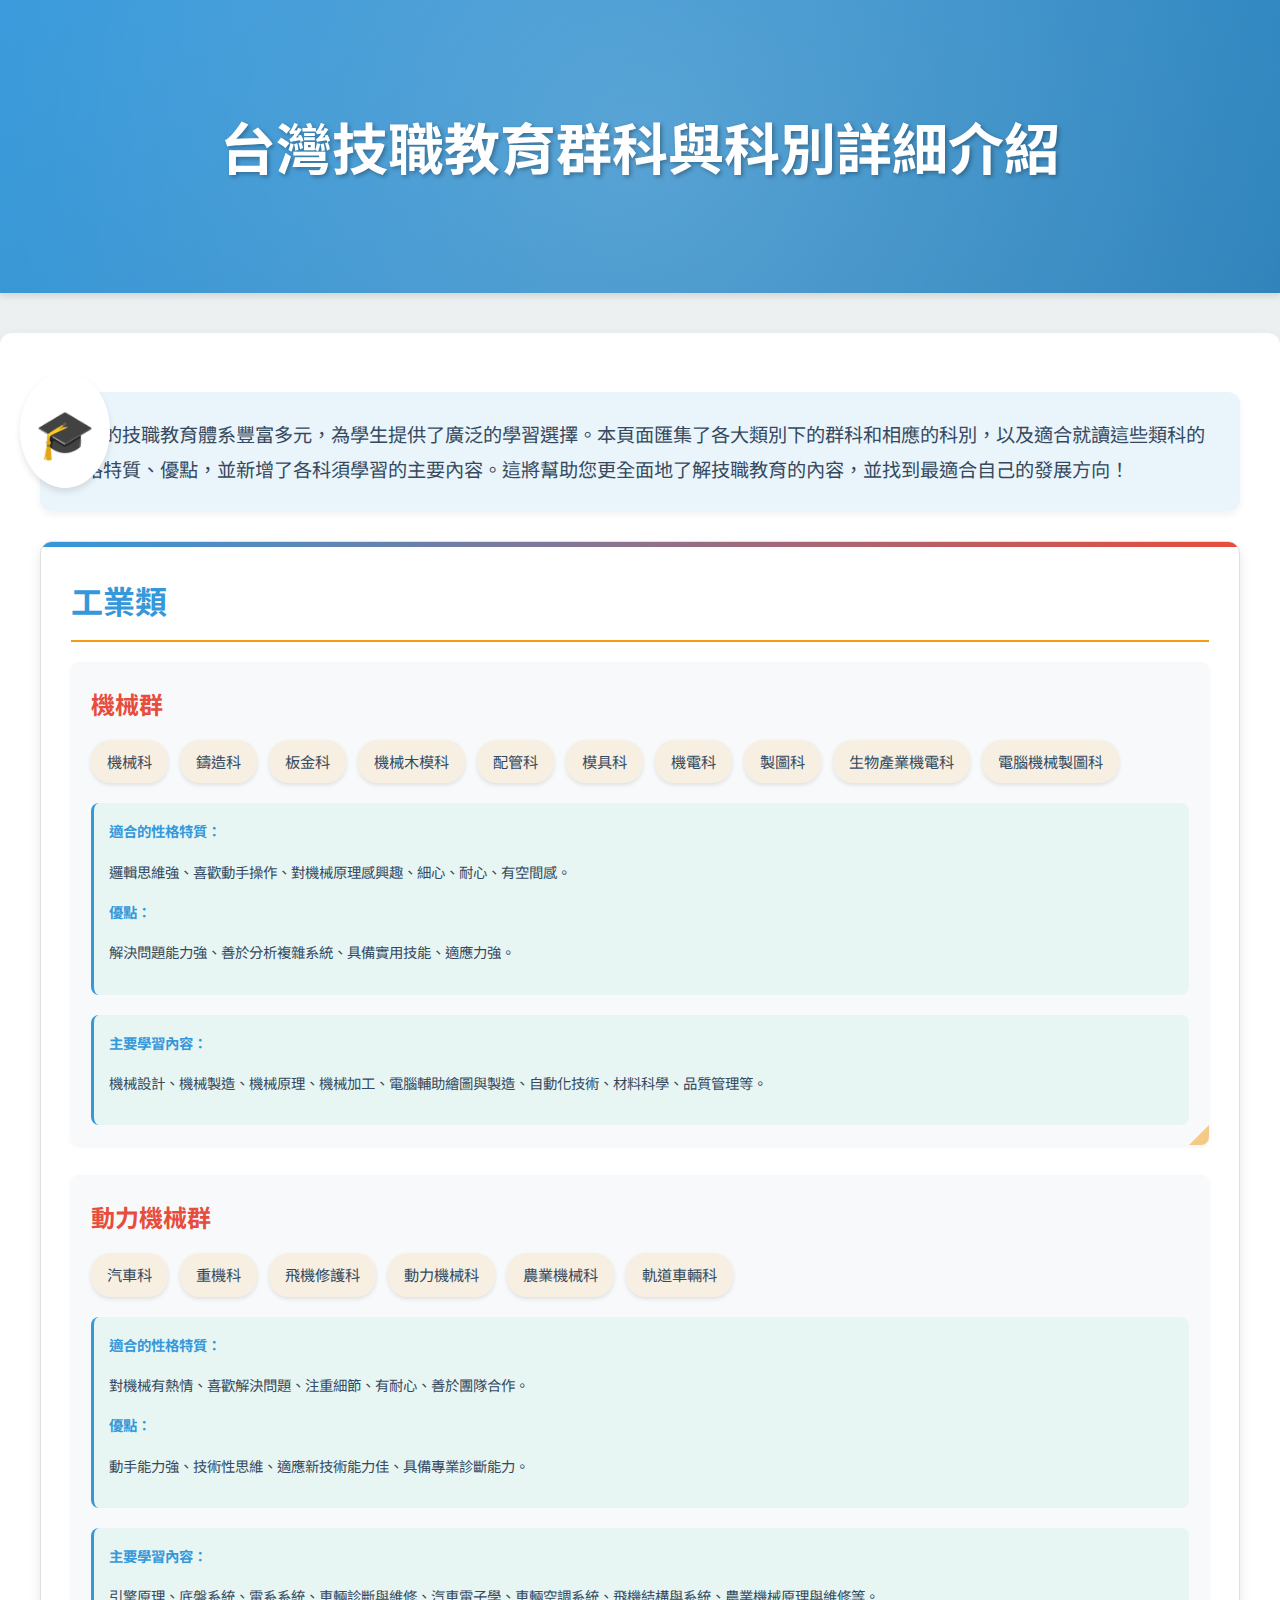
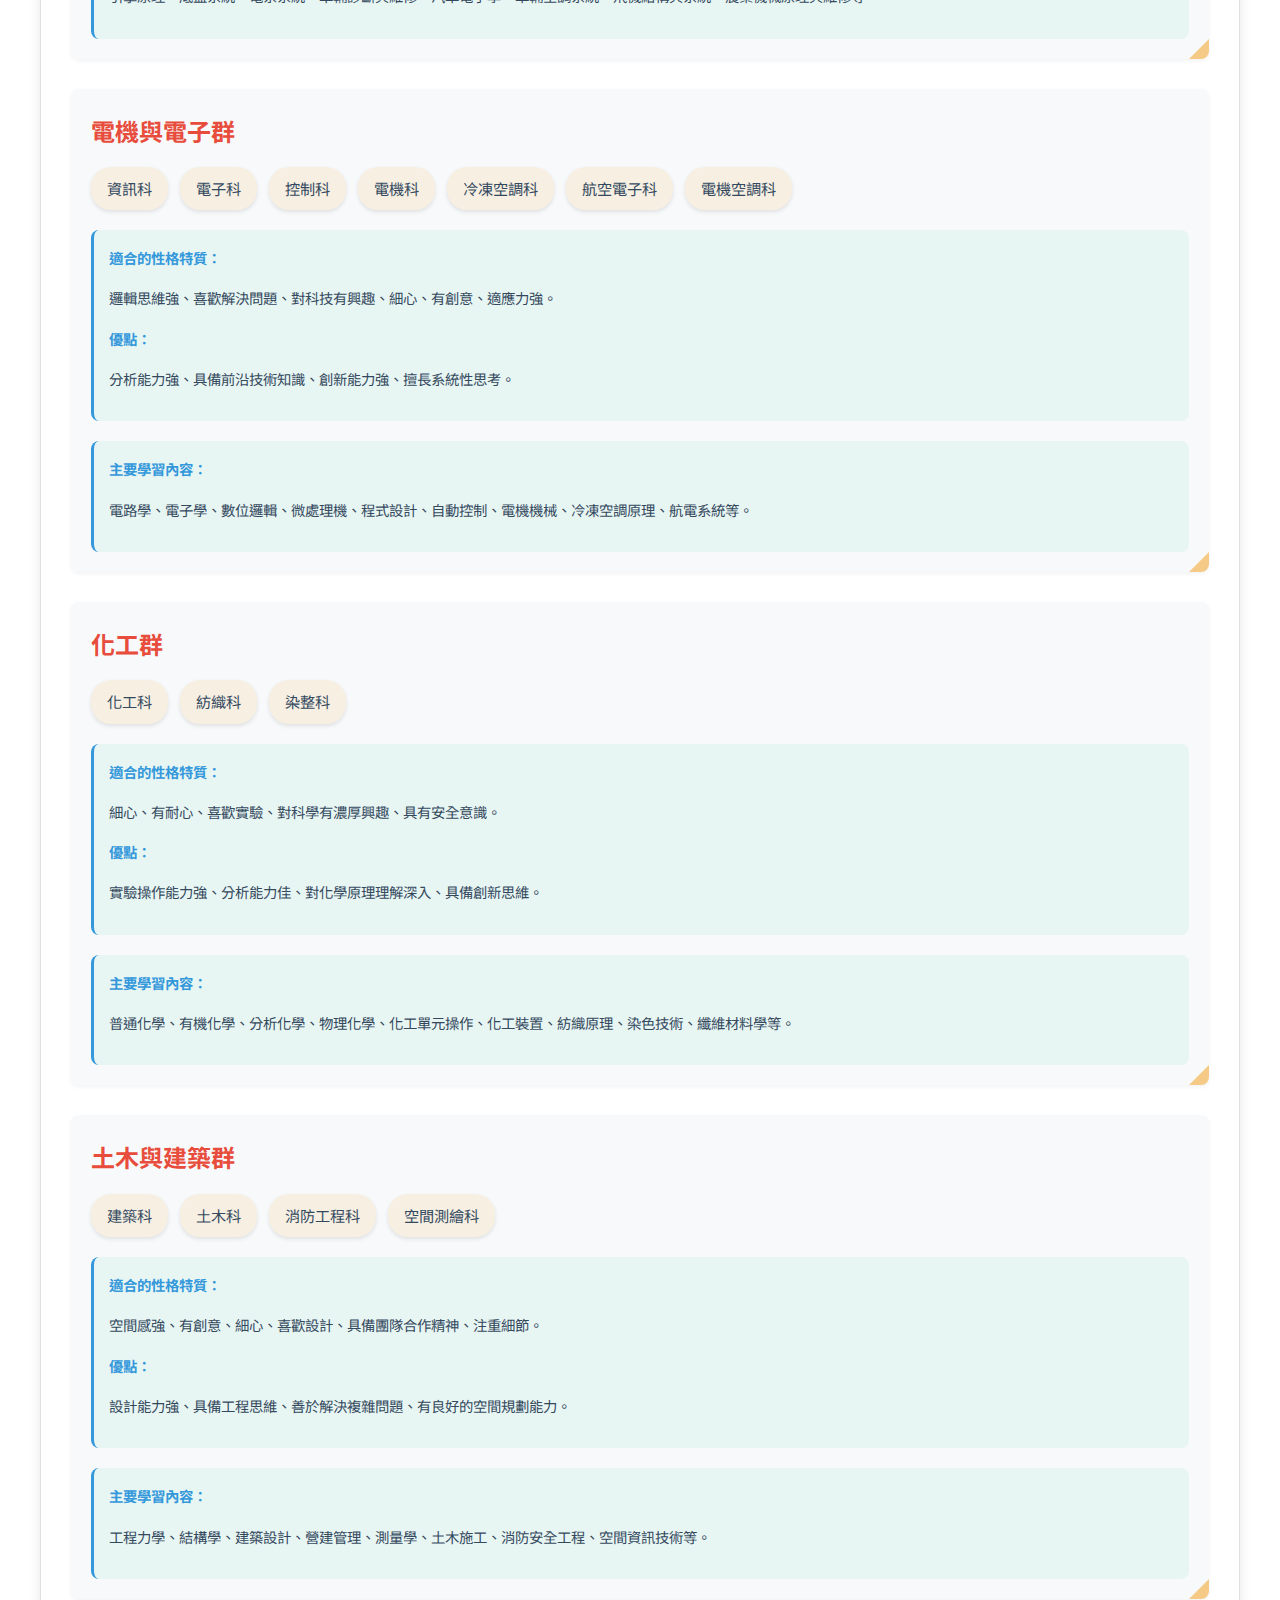
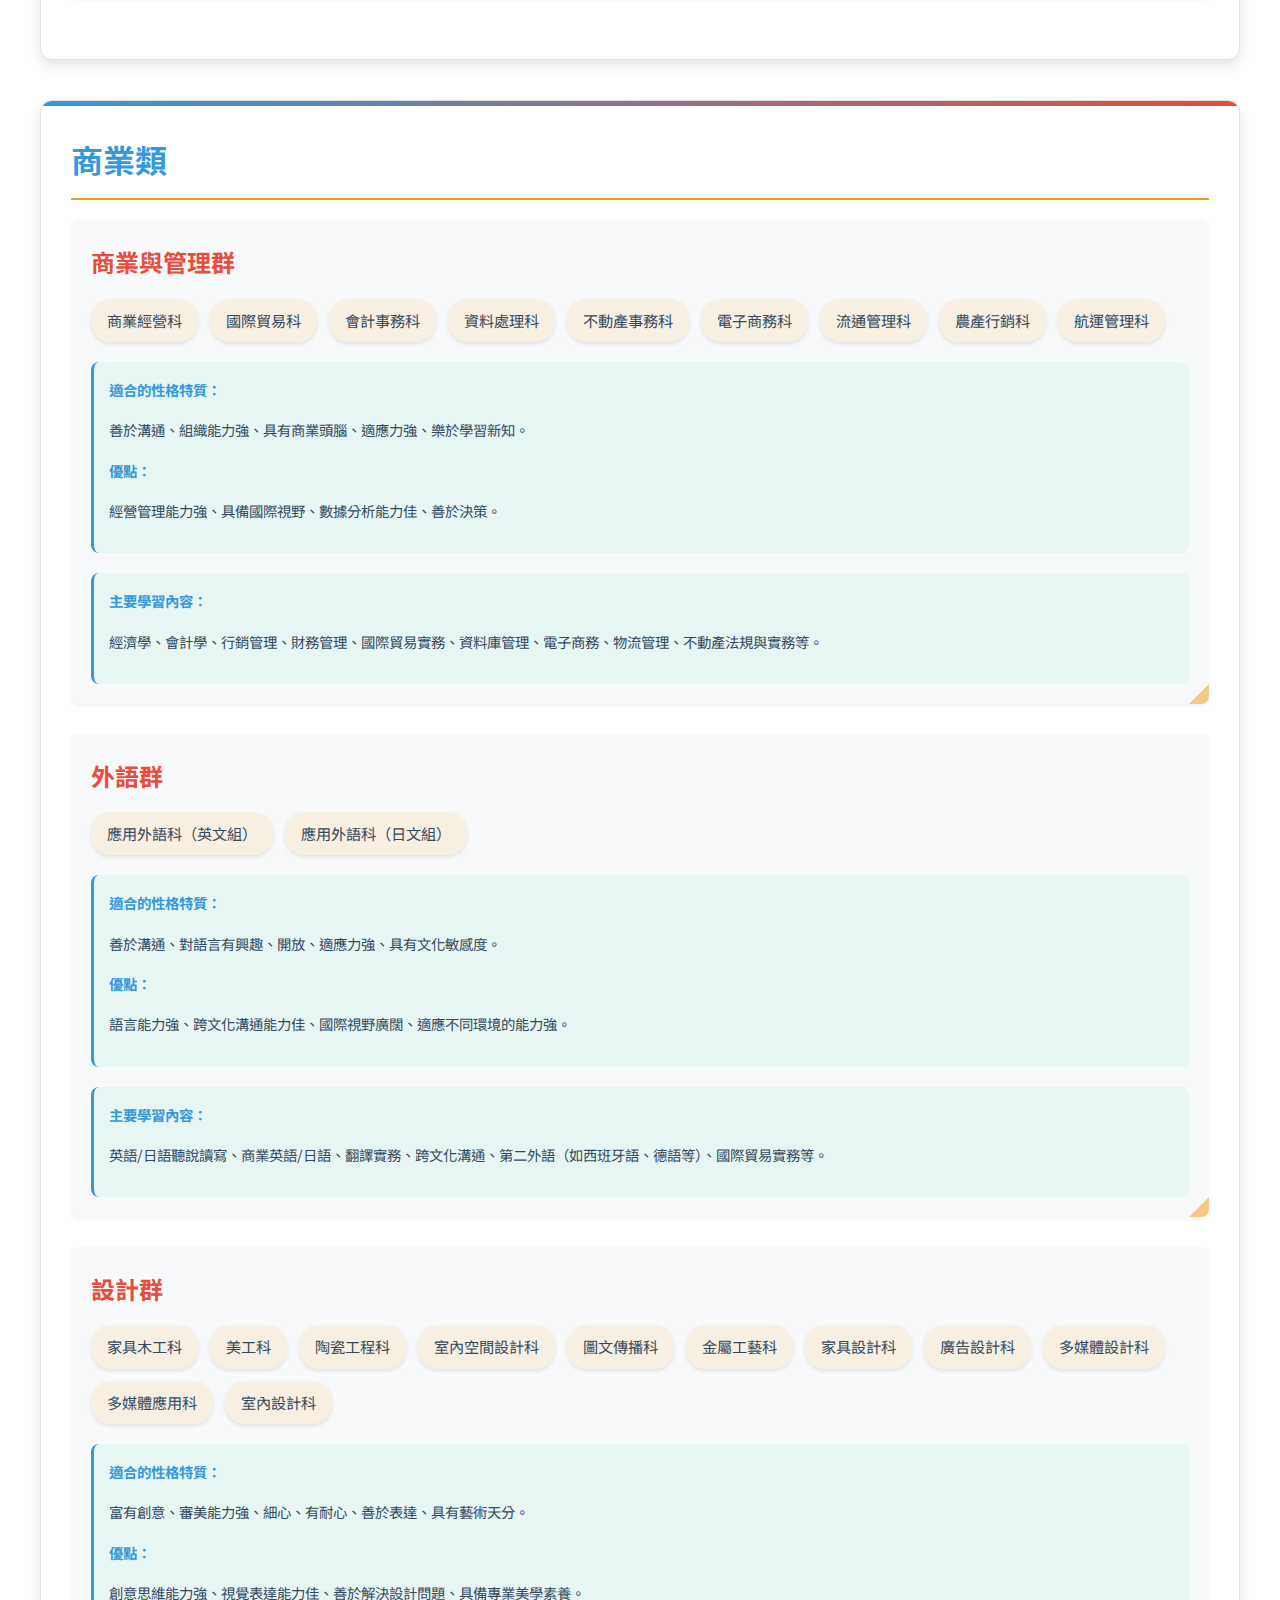
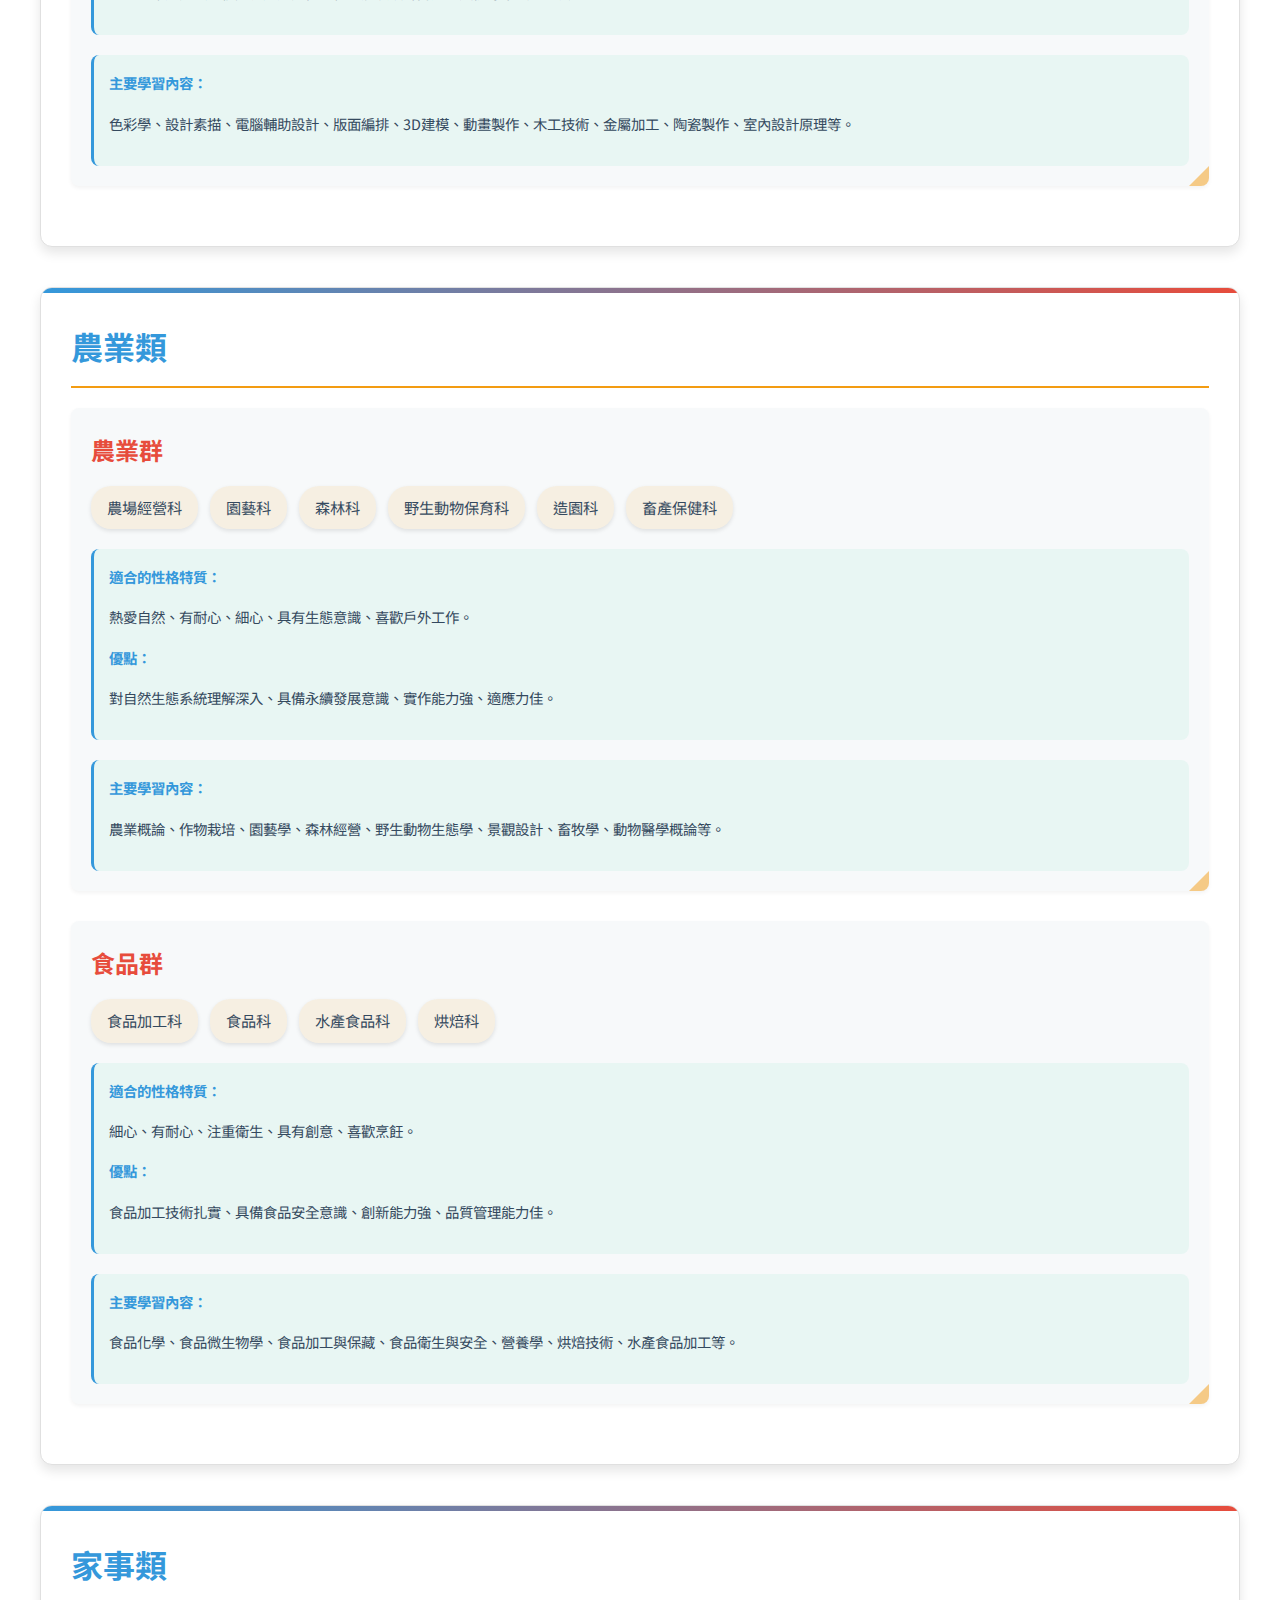
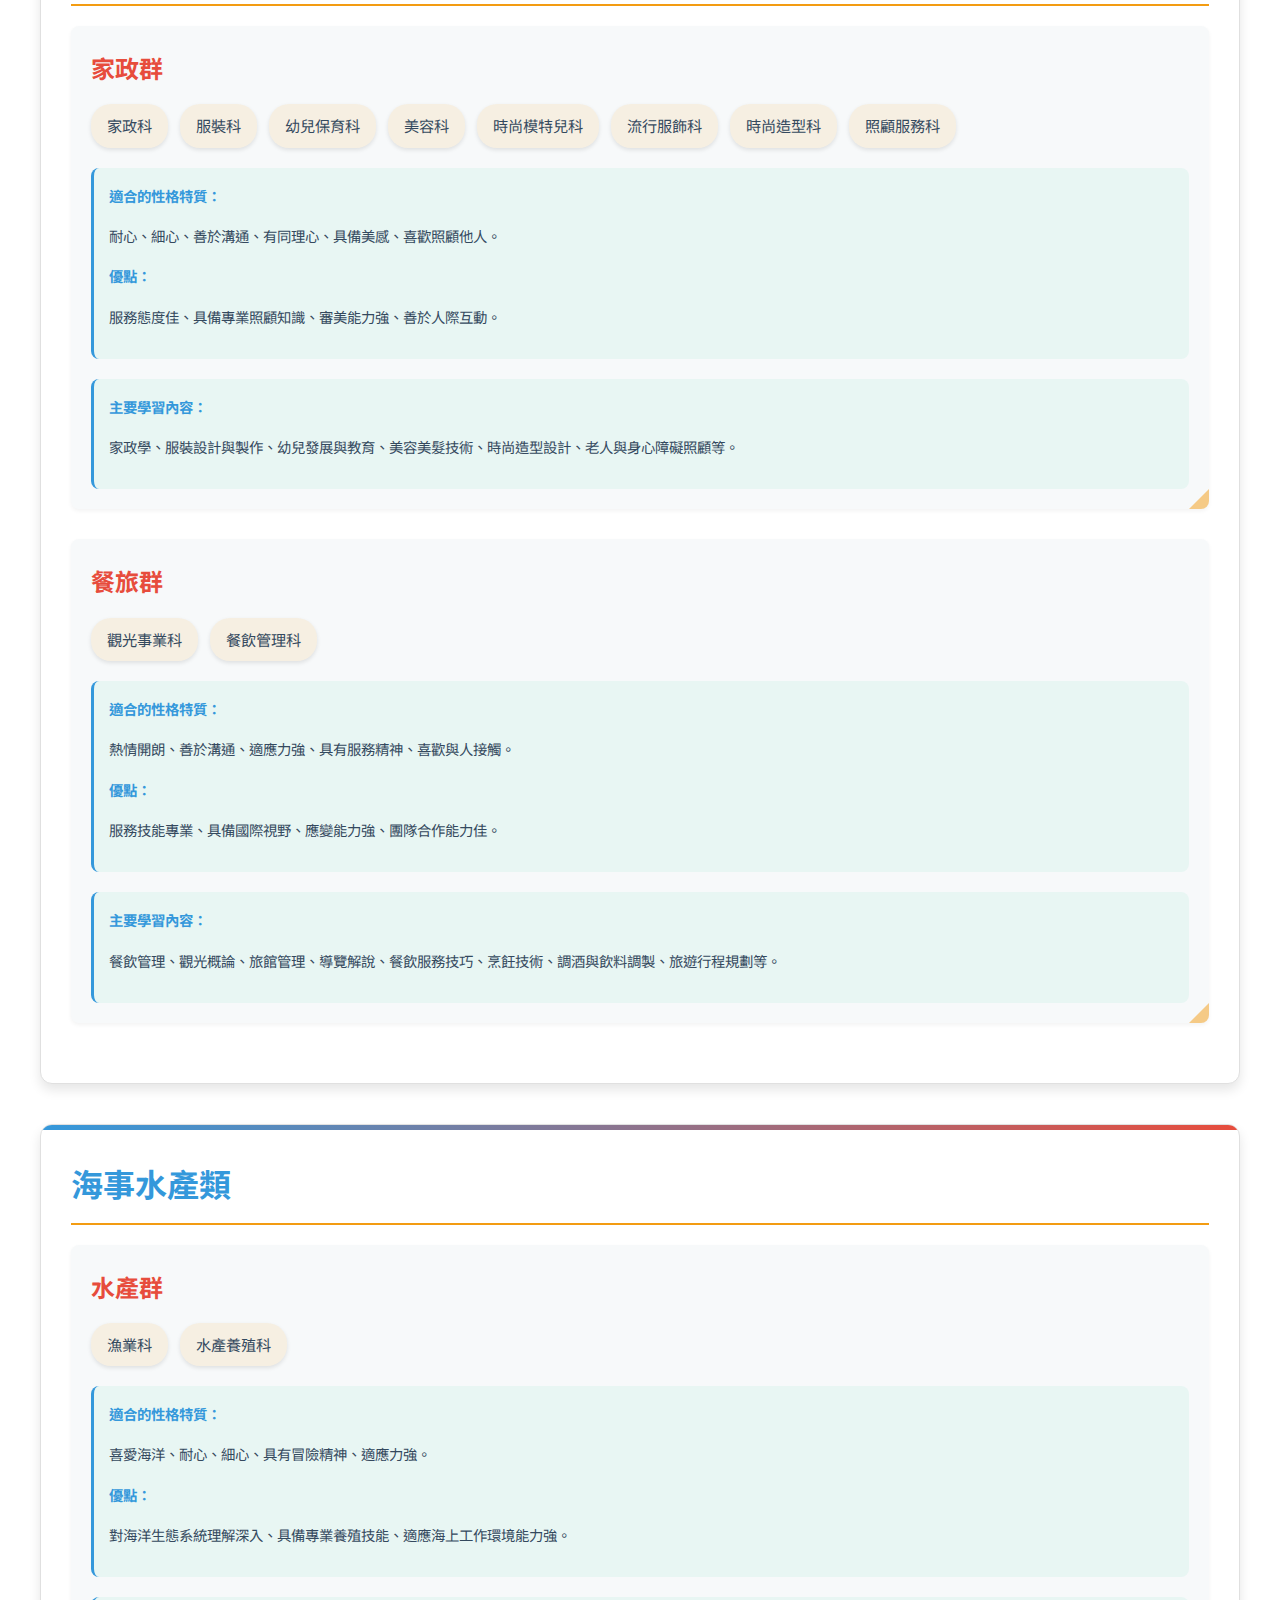
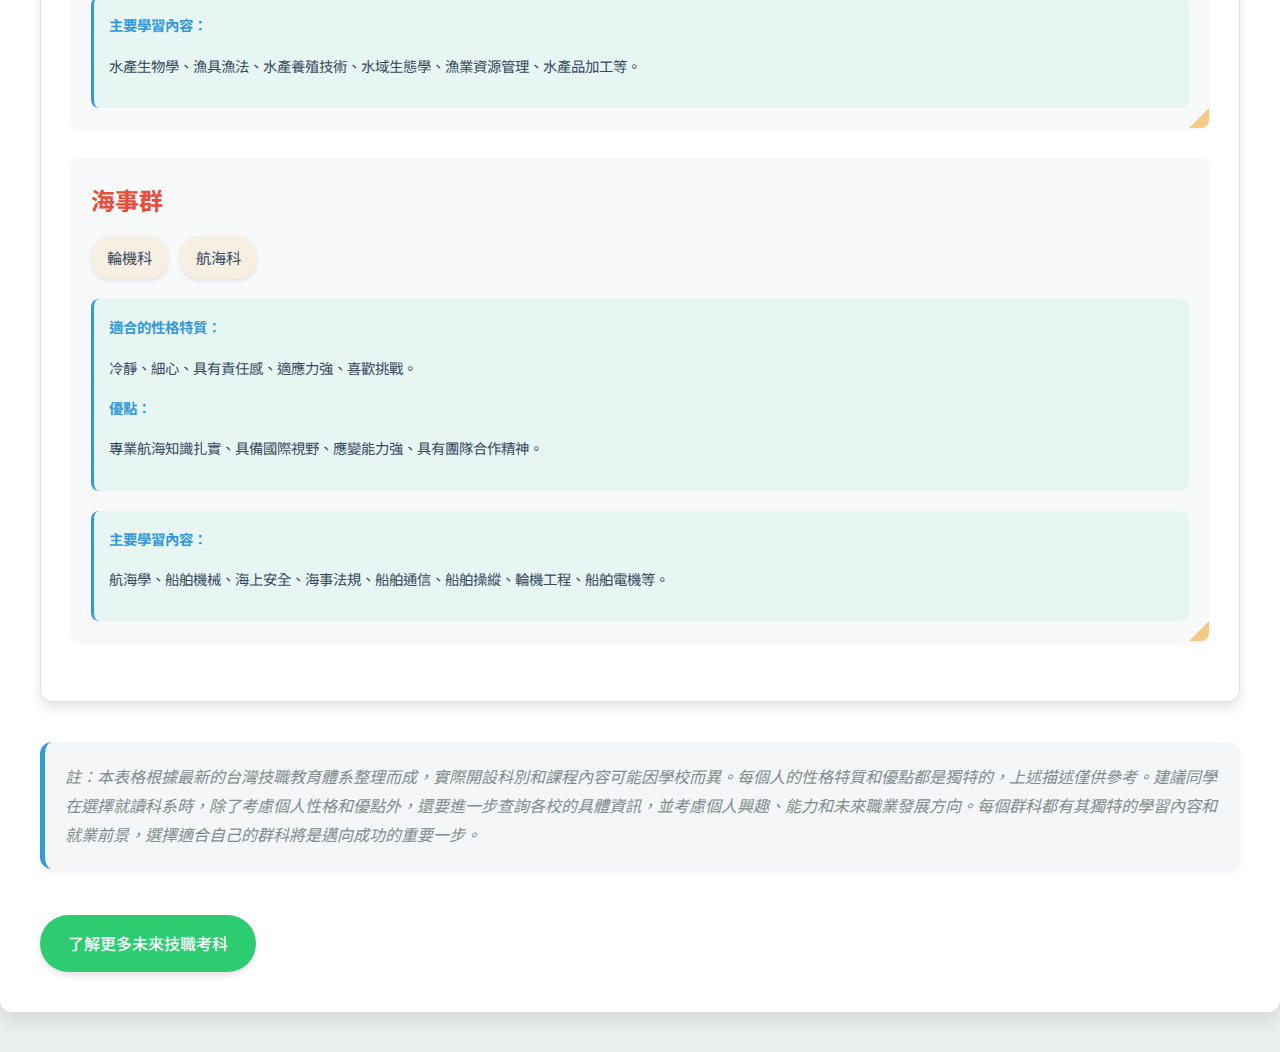
<file: characteristic.html>
<html><head><base href="https://vocational-studies.edu/"><title>台灣技職教育群科與科別詳細介紹</title><style>
  @import url('https://fonts.googleapis.com/css2?family=Noto+Sans+TC:wght@300;400;500;700&display=swap');
  
  :root {
    --primary-color: #3498db;
    --secondary-color: #e74c3c;
    --background-color: #ecf0f1;
    --text-color: #34495e;
    --card-bg-color: #ffffff;
    --accent-color: #f39c12;
    --success-color: #2ecc71;
  }
  
  body {
    font-family: 'Noto Sans TC', sans-serif;
    line-height: 1.8;
    margin: 0;
    padding: 0;
    background-color: var(--background-color);
    color: var(--text-color);
  }
  
  header {
    background: linear-gradient(135deg, var(--primary-color), #2980b9);
    color: white;
    text-align: center;
    padding: 6em 2em;
    box-shadow: 0 4px 6px rgba(0,0,0,0.1);
    position: relative;
    overflow: hidden;
  }
  
  header::before {
    content: '';
    position: absolute;
    top: -50%;
    left: -50%;
    width: 200%;
    height: 200%;
    background: radial-gradient(circle, rgba(255,255,255,0.2) 0%, transparent 60%);
    animation: pulse 15s infinite;
  }
  
  @keyframes pulse {
    0% {
      transform: scale(0.8);
      opacity: 0.5;
    }
    50% {
      transform: scale(1.2);
      opacity: 0.8;
    }
    100% {
      transform: scale(0.8);
      opacity: 0.5;
    }
  }
  
  h1, h2, h3, h4 {
    margin: 0;
    position: relative;
  }
  
  h1 {
    font-size: 3.5em;
    font-weight: 700;
    text-shadow: 2px 2px 4px rgba(0,0,0,0.3);
  }
  
  main {
    max-width: 1200px;
    margin: 40px auto;
    padding: 40px;
    background-color: var(--card-bg-color);
    border-radius: 12px;
    box-shadow: 0 10px 20px rgba(0,0,0,0.1);
  }
  
  .intro {
    font-size: 1.2em;
    margin-bottom: 30px;
    line-height: 1.8;
    padding: 25px;
    background-color: rgba(52, 152, 219, 0.1);
    border-radius: 12px;
    position: relative;
    box-shadow: 0 4px 6px rgba(0,0,0,0.05);
  }
  
  .intro::before {
    content: '🎓';
    font-size: 2.5em;
    position: absolute;
    top: -20px;
    left: -20px;
    background-color: var(--card-bg-color);
    border-radius: 50%;
    padding: 15px;
    box-shadow: 0 4px 6px rgba(0,0,0,0.1);
  }
  
  .category {
    margin-bottom: 40px;
    padding: 30px;
    background-color: #fff;
    border-radius: 12px;
    box-shadow: 0 6px 12px rgba(0,0,0,0.1);
    transition: all 0.3s ease;
    position: relative;
    overflow: hidden;
  }
  
  .category::before {
    content: '';
    position: absolute;
    top: 0;
    left: 0;
    width: 100%;
    height: 5px;
    background: linear-gradient(90deg, var(--primary-color), var(--secondary-color));
  }
  
  .category:hover {
    transform: translateY(-5px);
    box-shadow: 0 12px 24px rgba(0,0,0,0.15);
  }
  
  .category h2 {
    color: var(--primary-color);
    border-bottom: 2px solid var(--accent-color);
    padding-bottom: 10px;
    margin-bottom: 20px;
    font-size: 2em;
  }
  
  .group {
    margin-bottom: 30px;
    background-color: #f7f9fa;
    border-radius: 8px;
    padding: 20px;
    box-shadow: 0 2px 4px rgba(0,0,0,0.05);
    transition: all 0.3s ease;
  }
  
  .group:hover {
    background-color: #e8f4f8;
    box-shadow: 0 4px 8px rgba(0,0,0,0.1);
  }
  
  .group h3 {
    color: var(--secondary-color);
    margin-bottom: 15px;
    font-size: 1.5em;
  }
  
  .subjects {
    display: flex;
    flex-wrap: wrap;
    gap: 12px;
    margin-bottom: 15px;
  }
  
  .subject {
    background-color: rgba(243, 156, 18, 0.1);
    padding: 8px 16px;
    border-radius: 20px;
    font-size: 0.95em;
    transition: all 0.3s ease;
    box-shadow: 0 2px 4px rgba(0,0,0,0.1);
    cursor: pointer;
  }
  
  .subject:hover {
    background-color: var(--accent-color);
    transform: scale(1.05);
    box-shadow: 0 4px 8px rgba(0,0,0,0.15);
    color: #FFFFFF;
  }
  
  .personality, .learning-content {
    margin-top: 20px;
    padding: 15px;
    background-color: #e8f6f3;
    border-radius: 8px;
    font-size: 0.9em;
  }
  
  .personality h4, .learning-content h4 {
    color: var(--primary-color);
    margin-bottom: 10px;
  }
  
  .note {
    font-style: italic;
    color: #7f8c8d;
    margin-top: 30px;
    padding: 20px;
    background-color: #f4f6f7;
    border-radius: 12px;
    border-left: 5px solid var(--primary-color);
    box-shadow: 0 4px 6px rgba(0,0,0,0.05);
  }
  
  @media (max-width: 768px) {
    header {
      padding: 3em 1em;
    }
    
    h1 {
      font-size: 2.5em;
    }
    
    main {
      padding: 20px;
    }
    
    .category {
      padding: 20px;
    }
    
    .subjects {
      flex-direction: column;
    }
  }
  
  .btn {
    display: inline-block;
    padding: 14px 28px;
    background-color: var(--success-color);
    color: #FFFFFF;
    text-decoration: none;
    border-radius: 30px;
    font-weight: 500;
    transition: all 0.3s ease;
    margin-top: 30px;
    box-shadow: 0 4px 6px rgba(0,0,0,0.1);
    text-align: center;
  }
  
  .btn:hover {
    background-color: #27ae60;
    transform: translateY(-3px);
    box-shadow: 0 6px 12px rgba(0,0,0,0.15);
  }
  
  /* 新增的美化樣式 */
  body {
    background-image: url('https://example.com/subtle-patterns.png');
    background-repeat: repeat;
  }
  
  .category {
    border: 1px solid #e0e0e0;
  }
  
  .group {
    position: relative;
    overflow: hidden;
  }
  
  .group::after {
    content: '';
    position: absolute;
    bottom: 0;
    right: 0;
    width: 0;
    height: 0;
    border-style: solid;
    border-width: 0 0 20px 20px;
    border-color: transparent transparent var(--accent-color) transparent;
    opacity: 0.5;
  }
  
  .personality, .learning-content {
    border-left: 3px solid var(--primary-color);
  }
  
  .subject {
    position: relative;
    overflow: hidden;
  }
  
  .subject::after {
    content: '';
    position: absolute;
    top: -50%;
    left: -50%;
    width: 200%;
    height: 200%;
    background: radial-gradient(circle, rgba(255,255,255,0.3) 0%, transparent 70%);
    opacity: 0;
    transition: opacity 0.3s ease;
  }
  
  .subject:hover::after {
    opacity: 1;
  }
  
  .btn {
    position: relative;
    overflow: hidden;
  }
  
  .btn::after {
    content: '→';
    position: absolute;
    top: 50%;
    right: 20px;
    transform: translateY(-50%);
    opacity: 0;
    transition: all 0.3s ease;
  }
  
  .btn:hover::after {
    right: 15px;
    opacity: 1;
  }
  
  </style></head><body>
    <header>
      <h1>台灣技職教育群科與科別詳細介紹</h1>
    </header>
    <main>
      <p class="intro">台灣的技職教育體系豐富多元，為學生提供了廣泛的學習選擇。本頁面匯集了各大類別下的群科和相應的科別，以及適合就讀這些類科的性格特質、優點，並新增了各科須學習的主要內容。這將幫助您更全面地了解技職教育的內容，並找到最適合自己的發展方向！</p>
  
      <div class="category">
        <h2>工業類</h2>
        
        <div class="group">
          <h3>機械群</h3>
          <div class="subjects">
            <span class="subject">機械科</span>
            <span class="subject">鑄造科</span>
            <span class="subject">板金科</span>
            <span class="subject">機械木模科</span>
            <span class="subject">配管科</span>
            <span class="subject">模具科</span>
            <span class="subject">機電科</span>
            <span class="subject">製圖科</span>
            <span class="subject">生物產業機電科</span>
            <span class="subject">電腦機械製圖科</span>
          </div>
          <div class="personality">
            <h4>適合的性格特質：</h4>
            <p>邏輯思維強、喜歡動手操作、對機械原理感興趣、細心、耐心、有空間感。</p>
            <h4>優點：</h4>
            <p>解決問題能力強、善於分析複雜系統、具備實用技能、適應力強。</p>
          </div>
          <div class="learning-content">
            <h4>主要學習內容：</h4>
            <p>機械設計、機械製造、機械原理、機械加工、電腦輔助繪圖與製造、自動化技術、材料科學、品質管理等。</p>
          </div>
        </div>
        
        <div class="group">
          <h3>動力機械群</h3>
          <div class="subjects">
            <span class="subject">汽車科</span>
            <span class="subject">重機科</span>
            <span class="subject">飛機修護科</span>
            <span class="subject">動力機械科</span>
            <span class="subject">農業機械科</span>
            <span class="subject">軌道車輛科</span>
          </div>
          <div class="personality">
            <h4>適合的性格特質：</h4>
            <p>對機械有熱情、喜歡解決問題、注重細節、有耐心、善於團隊合作。</p>
            <h4>優點：</h4>
            <p>動手能力強、技術性思維、適應新技術能力佳、具備專業診斷能力。</p>
          </div>
          <div class="learning-content">
            <h4>主要學習內容：</h4>
            <p>引擎原理、底盤系統、電系系統、車輛診斷與維修、汽車電子學、車輛空調系統、飛機結構與系統、農業機械原理與維修等。</p>
          </div>
        </div>
        
        <div class="group">
          <h3>電機與電子群</h3>
          <div class="subjects">
            <span class="subject">資訊科</span>
            <span class="subject">電子科</span>
            <span class="subject">控制科</span>
            <span class="subject">電機科</span>
            <span class="subject">冷凍空調科</span>
            <span class="subject">航空電子科</span>
            <span class="subject">電機空調科</span>
          </div>
          <div class="personality">
            <h4>適合的性格特質：</h4>
            <p>邏輯思維強、喜歡解決問題、對科技有興趣、細心、有創意、適應力強。</p>
            <h4>優點：</h4>
            <p>分析能力強、具備前沿技術知識、創新能力強、擅長系統性思考。</p>
          </div>
          <div class="learning-content">
            <h4>主要學習內容：</h4>
            <p>電路學、電子學、數位邏輯、微處理機、程式設計、自動控制、電機機械、冷凍空調原理、航電系統等。</p>
          </div>
        </div>
        
        <div class="group">
          <h3>化工群</h3>
          <div class="subjects">
            <span class="subject">化工科</span>
            <span class="subject">紡織科</span>
            <span class="subject">染整科</span>
          </div>
          <div class="personality">
            <h4>適合的性格特質：</h4>
            <p>細心、有耐心、喜歡實驗、對科學有濃厚興趣、具有安全意識。</p>
            <h4>優點：</h4>
            <p>實驗操作能力強、分析能力佳、對化學原理理解深入、具備創新思維。</p>
          </div>
          <div class="learning-content">
            <h4>主要學習內容：</h4>
            <p>普通化學、有機化學、分析化學、物理化學、化工單元操作、化工裝置、紡織原理、染色技術、纖維材料學等。</p>
          </div>
        </div>
        
        <div class="group">
          <h3>土木與建築群</h3>
          <div class="subjects">
            <span class="subject">建築科</span>
            <span class="subject">土木科</span>
            <span class="subject">消防工程科</span>
            <span class="subject">空間測繪科</span>
          </div>
          <div class="personality">
            <h4>適合的性格特質：</h4>
            <p>空間感強、有創意、細心、喜歡設計、具備團隊合作精神、注重細節。</p>
            <h4>優點：</h4>
            <p>設計能力強、具備工程思維、善於解決複雜問題、有良好的空間規劃能力。</p>
          </div>
          <div class="learning-content">
            <h4>主要學習內容：</h4>
            <p>工程力學、結構學、建築設計、營建管理、測量學、土木施工、消防安全工程、空間資訊技術等。</p>
          </div>
        </div>
      </div>
  
      <div class="category">
        <h2>商業類</h2>
        
        <div class="group">
          <h3>商業與管理群</h3>
          <div class="subjects">
            <span class="subject">商業經營科</span>
            <span class="subject">國際貿易科</span>
            <span class="subject">會計事務科</span>
            <span class="subject">資料處理科</span>
            <span class="subject">不動產事務科</span>
            <span class="subject">電子商務科</span>
            <span class="subject">流通管理科</span>
            <span class="subject">農產行銷科</span>
            <span class="subject">航運管理科</span>
          </div>
          <div class="personality">
            <h4>適合的性格特質：</h4>
            <p>善於溝通、組織能力強、具有商業頭腦、適應力強、樂於學習新知。</p>
            <h4>優點：</h4>
            <p>經營管理能力強、具備國際視野、數據分析能力佳、善於決策。</p>
          </div>
          <div class="learning-content">
            <h4>主要學習內容：</h4>
            <p>經濟學、會計學、行銷管理、財務管理、國際貿易實務、資料庫管理、電子商務、物流管理、不動產法規與實務等。</p>
          </div>
        </div>
        
        <div class="group">
          <h3>外語群</h3>
          <div class="subjects">
            <span class="subject">應用外語科（英文組）</span>
            <span class="subject">應用外語科（日文組）</span>
          </div>
          <div class="personality">
            <h4>適合的性格特質：</h4>
            <p>善於溝通、對語言有興趣、開放、適應力強、具有文化敏感度。</p>
            <h4>優點：</h4>
            <p>語言能力強、跨文化溝通能力佳、國際視野廣闊、適應不同環境的能力強。</p>
          </div>
          <div class="learning-content">
            <h4>主要學習內容：</h4>
            <p>英語/日語聽說讀寫、商業英語/日語、翻譯實務、跨文化溝通、第二外語（如西班牙語、德語等）、國際貿易實務等。</p>
          </div>
        </div>
        
        <div class="group">
          <h3>設計群</h3>
          <div class="subjects">
            <span class="subject">家具木工科</span>
            <span class="subject">美工科</span>
            <span class="subject">陶瓷工程科</span>
            <span class="subject">室內空間設計科</span>
            <span class="subject">圖文傳播科</span>
            <span class="subject">金屬工藝科</span>
            <span class="subject">家具設計科</span>
            <span class="subject">廣告設計科</span>
            <span class="subject">多媒體設計科</span>
            <span class="subject">多媒體應用科</span>
            <span class="subject">室內設計科</span>
          </div>
          <div class="personality">
            <h4>適合的性格特質：</h4>
            <p>富有創意、審美能力強、細心、有耐心、善於表達、具有藝術天分。</p>
            <h4>優點：</h4>
            <p>創意思維能力強、視覺表達能力佳、善於解決設計問題、具備專業美學素養。</p>
          </div>
          <div class="learning-content">
            <h4>主要學習內容：</h4>
            <p>色彩學、設計素描、電腦輔助設計、版面編排、3D建模、動畫製作、木工技術、金屬加工、陶瓷製作、室內設計原理等。</p>
          </div>
        </div>
      </div>
  
      <div class="category">
        <h2>農業類</h2>
        
        <div class="group">
          <h3>農業群</h3>
          <div class="subjects">
            <span class="subject">農場經營科</span>
            <span class="subject">園藝科</span>
            <span class="subject">森林科</span>
            <span class="subject">野生動物保育科</span>
            <span class="subject">造園科</span>
            <span class="subject">畜產保健科</span>
          </div>
          <div class="personality">
            <h4>適合的性格特質：</h4>
            <p>熱愛自然、有耐心、細心、具有生態意識、喜歡戶外工作。</p>
            <h4>優點：</h4>
            <p>對自然生態系統理解深入、具備永續發展意識、實作能力強、適應力佳。</p>
          </div>
          <div class="learning-content">
            <h4>主要學習內容：</h4>
            <p>農業概論、作物栽培、園藝學、森林經營、野生動物生態學、景觀設計、畜牧學、動物醫學概論等。</p>
          </div>
        </div>
        
        <div class="group">
          <h3>食品群</h3>
          <div class="subjects">
            <span class="subject">食品加工科</span>
            <span class="subject">食品科</span>
            <span class="subject">水產食品科</span>
            <span class="subject">烘焙科</span>
          </div>
          <div class="personality">
            <h4>適合的性格特質：</h4>
            <p>細心、有耐心、注重衛生、具有創意、喜歡烹飪。</p>
            <h4>優點：</h4>
            <p>食品加工技術扎實、具備食品安全意識、創新能力強、品質管理能力佳。</p>
          </div>
          <div class="learning-content">
            <h4>主要學習內容：</h4>
            <p>食品化學、食品微生物學、食品加工與保藏、食品衛生與安全、營養學、烘焙技術、水產食品加工等。</p>
          </div>
        </div>
      </div>
  
      <div class="category">
        <h2>家事類</h2>
        
        <div class="group">
          <h3>家政群</h3>
          <div class="subjects">
            <span class="subject">家政科</span>
            <span class="subject">服裝科</span>
            <span class="subject">幼兒保育科</span>
            <span class="subject">美容科</span>
            <span class="subject">時尚模特兒科</span>
            <span class="subject">流行服飾科</span>
            <span class="subject">時尚造型科</span>
            <span class="subject">照顧服務科</span>
          </div>
          <div class="personality">
            <h4>適合的性格特質：</h4>
            <p>耐心、細心、善於溝通、有同理心、具備美感、喜歡照顧他人。</p>
            <h4>優點：</h4>
            <p>服務態度佳、具備專業照顧知識、審美能力強、善於人際互動。</p>
          </div>
          <div class="learning-content">
            <h4>主要學習內容：</h4>
            <p>家政學、服裝設計與製作、幼兒發展與教育、美容美髮技術、時尚造型設計、老人與身心障礙照顧等。</p>
          </div>
        </div>
        
        <div class="group">
          <h3>餐旅群</h3>
          <div class="subjects">
            <span class="subject">觀光事業科</span>
            <span class="subject">餐飲管理科</span>
          </div>
          <div class="personality">
            <h4>適合的性格特質：</h4>
            <p>熱情開朗、善於溝通、適應力強、具有服務精神、喜歡與人接觸。</p>
            <h4>優點：</h4>
            <p>服務技能專業、具備國際視野、應變能力強、團隊合作能力佳。</p>
          </div>
          <div class="learning-content">
            <h4>主要學習內容：</h4>
            <p>餐飲管理、觀光概論、旅館管理、導覽解說、餐飲服務技巧、烹飪技術、調酒與飲料調製、旅遊行程規劃等。</p>
          </div>
        </div>
      </div>
  
      <div class="category">
        <h2>海事水產類</h2>
        
        <div class="group">
          <h3>水產群</h3>
          <div class="subjects">
            <span class="subject">漁業科</span>
            <span class="subject">水產養殖科</span>
          </div>
          <div class="personality">
            <h4>適合的性格特質：</h4>
            <p>喜愛海洋、耐心、細心、具有冒險精神、適應力強。</p>
            <h4>優點：</h4>
            <p>對海洋生態系統理解深入、具備專業養殖技能、適應海上工作環境能力強。</p>
          </div>
          <div class="learning-content">
            <h4>主要學習內容：</h4>
            <p>水產生物學、漁具漁法、水產養殖技術、水域生態學、漁業資源管理、水產品加工等。</p>
          </div>
        </div>
        
        <div class="group">
          <h3>海事群</h3>
          <div class="subjects">
            <span class="subject">輪機科</span>
            <span class="subject">航海科</span>
          </div>
          <div class="personality">
            <h4>適合的性格特質：</h4>
            <p>冷靜、細心、具有責任感、適應力強、喜歡挑戰。</p>
            <h4>優點：</h4>
            <p>專業航海知識扎實、具備國際視野、應變能力強、具有團隊合作精神。</p>
          </div>
          <div class="learning-content">
            <h4>主要學習內容：</h4>
            <p>航海學、船舶機械、海上安全、海事法規、船舶通信、船舶操縱、輪機工程、船舶電機等。</p>
          </div>
        </div>
      </div>
  
      <p class="note">註：本表格根據最新的台灣技職教育體系整理而成，實際開設科別和課程內容可能因學校而異。每個人的性格特質和優點都是獨特的，上述描述僅供參考。建議同學在選擇就讀科系時，除了考慮個人性格和優點外，還要進一步查詢各校的具體資訊，並考慮個人興趣、能力和未來職業發展方向。每個群科都有其獨特的學習內容和就業前景，選擇適合自己的群科將是邁向成功的重要一步。</p>
  
      <a href="https://tyctw.github.io/Vocational-/Professional_subjects.html" class="btn">了解更多未來技職考科</a>
    </main>
  </body></html>
</file>
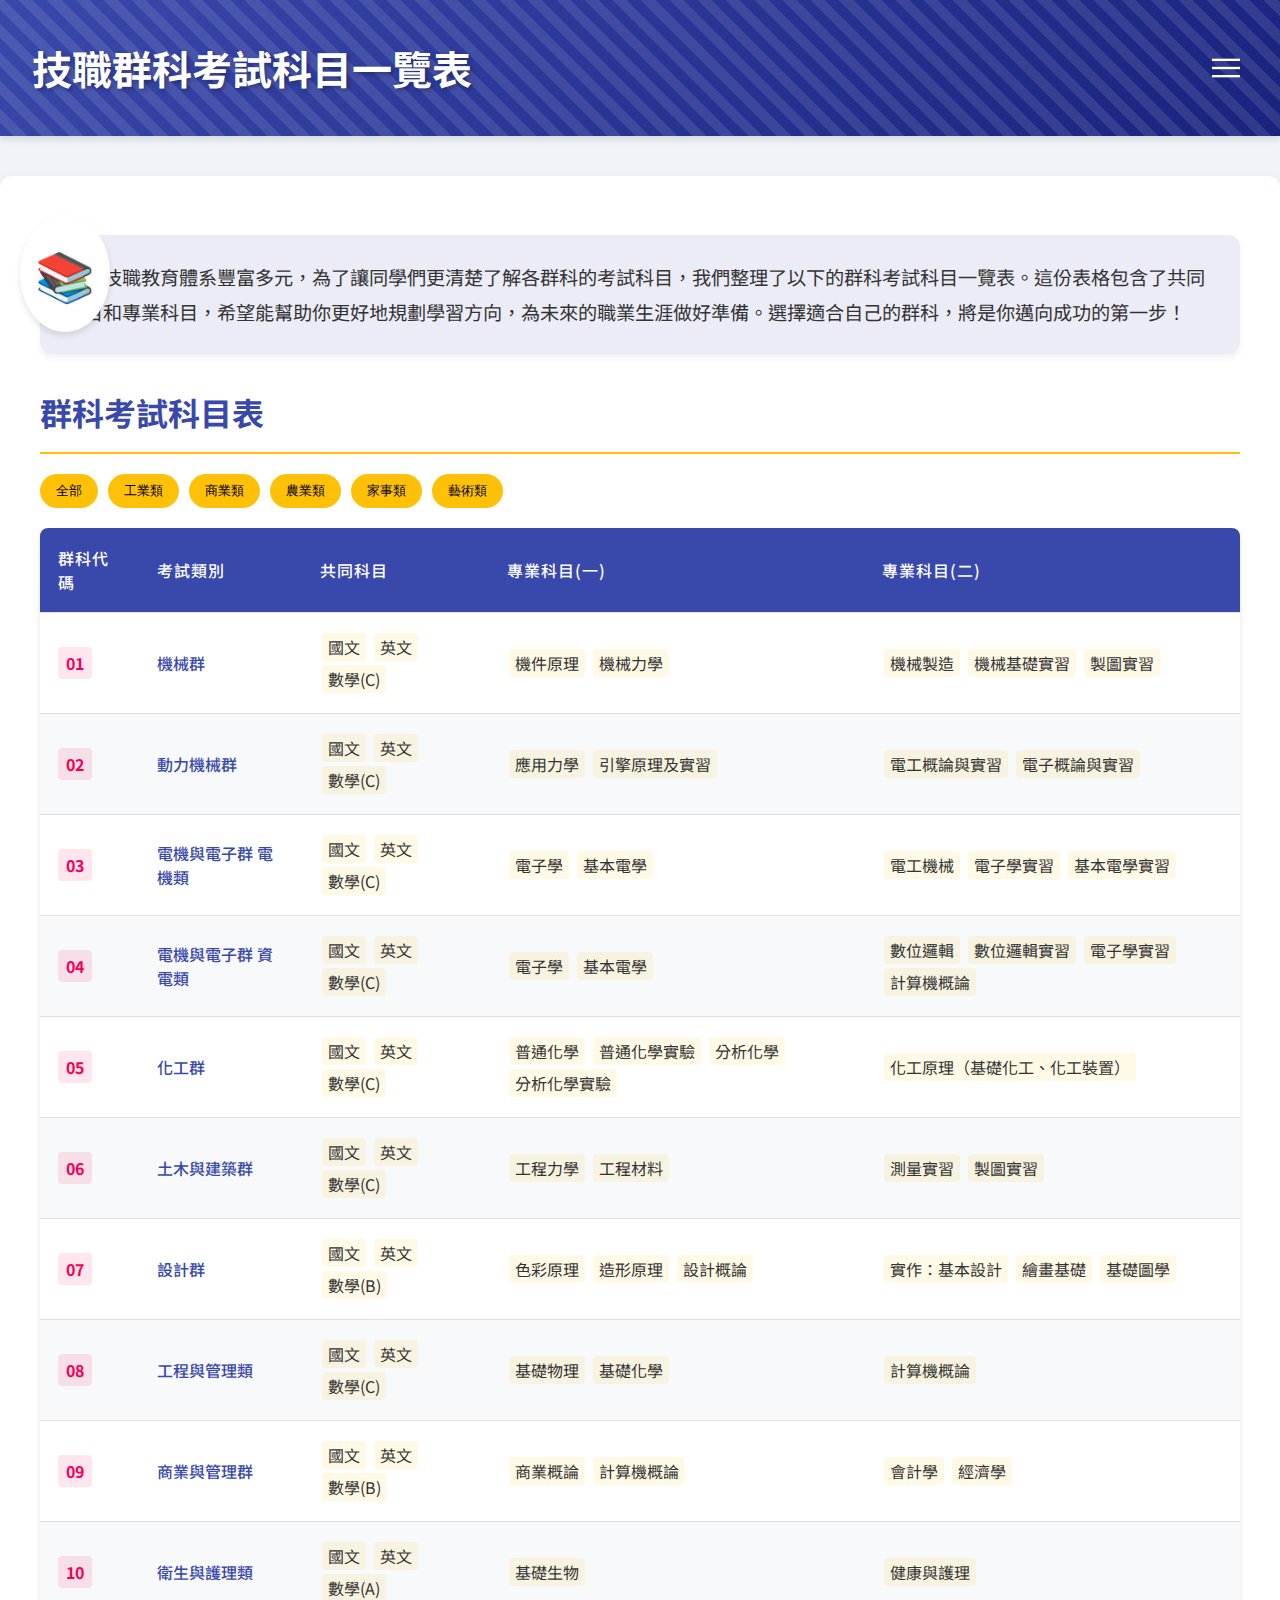
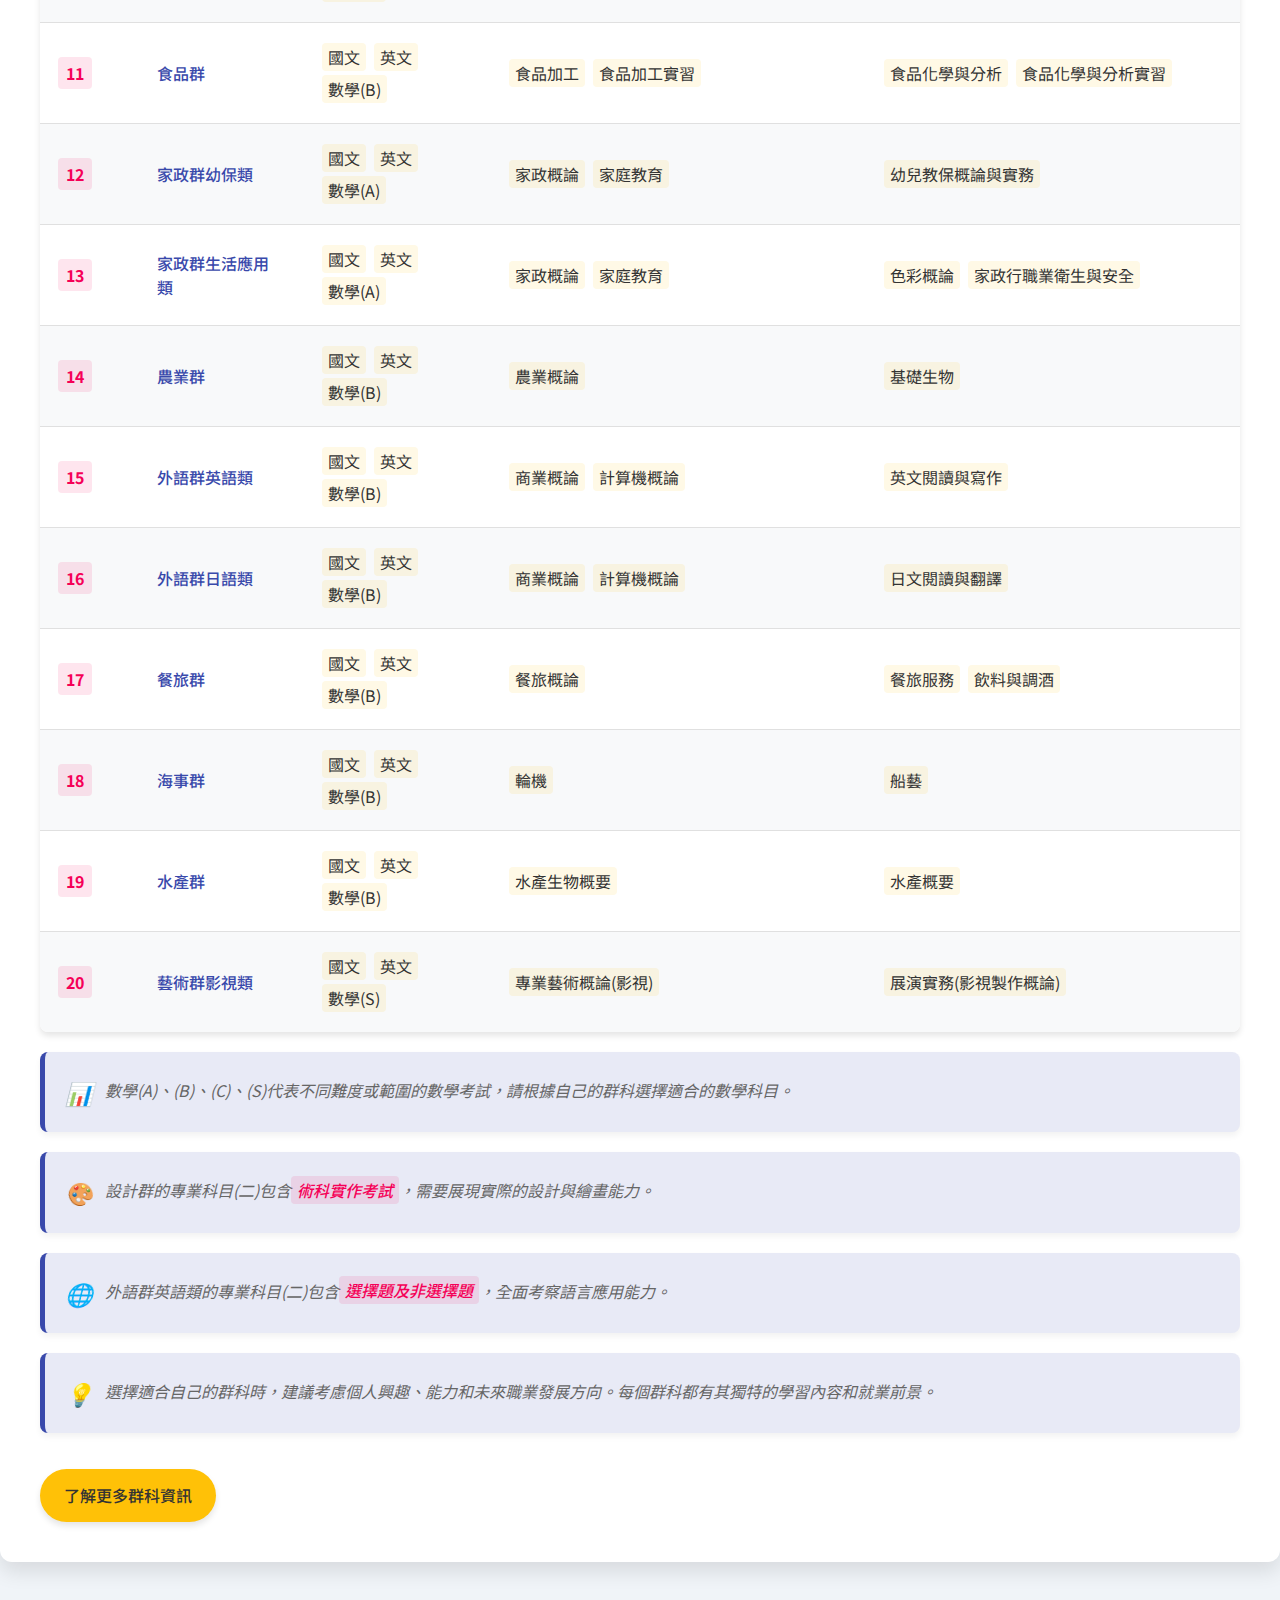
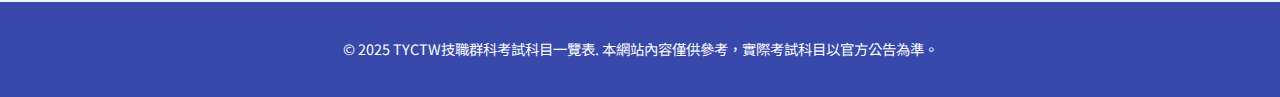
<file: Professional_subjects.html>
<html lang="zh-Hant">
<head>
  <meta charset="UTF-8">
  <meta name="viewport" content="width=device-width, initial-scale=1.0">
  <title>技職群科考試科目一覽表 - 供會考生認識參考</title>
  <link rel="stylesheet" href="Professional_subjects.css">
  <!-- Google Fonts -->
  <link href="https://fonts.googleapis.com/css2?family=Noto+Sans+TC:wght@300;400;500;700&display=swap" rel="stylesheet">
</head>
<body>
  <header>
    <div class="header-content">
      <h1>技職群科考試科目一覽表</h1>
      <button class="menu-toggle" aria-label="Open Menu">
        <!-- Inline SVG for hamburger icon -->
        <svg width="24" height="24" viewBox="0 0 24 24">
          <rect y="4" width="24" height="2" fill="white"></rect>
          <rect y="11" width="24" height="2" fill="white"></rect>
          <rect y="18" width="24" height="2" fill="white"></rect>
        </svg>
      </button>
    </div>
  </header>
  
  <!-- Popup Menu Overlay -->
  <div id="popup-menu" class="popup-menu">
    <button class="menu-close" aria-label="Close Menu">&times;</button>
    <nav class="nav-links">
      <a href="https://ctttw.github.io/">中投區落點分析系統</a>
      <a href="https://tyctw.github.io/">桃聯區落點分析系統</a>
      <a href="https://khhtw.github.io/">高雄區落點分析系統</a>
      <a href="https://tyctw.github.io/Navigation/">桃聯區更多資訊</a>
      <a href="https://ctttw.github.io/Navigation/">中投區更多資訊</a>
    </nav>
  </div>

  <main>
    <p class="intro">
      台灣技職教育體系豐富多元，為了讓同學們更清楚了解各群科的考試科目，我們整理了以下的群科考試科目一覽表。這份表格包含了共同科目和專業科目，希望能幫助你更好地規劃學習方向，為未來的職業生涯做好準備。選擇適合自己的群科，將是你邁向成功的第一步！
    </p>
    
    <h2 class="section-title">群科考試科目表</h2>
    
    <div class="filter-container">
      <button class="filter-btn" data-filter="all">全部</button>
      <button class="filter-btn" data-filter="工業">工業類</button>
      <button class="filter-btn" data-filter="商業">商業類</button>
      <button class="filter-btn" data-filter="農業">農業類</button>
      <button class="filter-btn" data-filter="家事">家事類</button>
      <button class="filter-btn" data-filter="藝術">藝術類</button>
    </div>
    
    <div class="scroll-hint">（在手機上可左右滑動查看完整表格）</div>
    
    <table id="group-table">
      <thead>
        <tr>
          <th>群科代碼</th>
          <th>考試類別</th>
          <th>共同科目</th>
          <th>專業科目(一)</th>
          <th>專業科目(二)</th>
        </tr>
      </thead>
      <tbody>
        <tr data-category="工業">
          <td data-label="群科代碼"><span class="group-code">01</span></td>
          <td data-label="考試類別"><span class="group-name">機械群</span></td>
          <td data-label="共同科目">
            <span class="subject">國文</span>
            <span class="subject">英文</span>
            <span class="subject">數學(C)</span>
          </td>
          <td data-label="專業科目(一)">
            <span class="subject">機件原理</span>
            <span class="subject">機械力學</span>
          </td>
          <td data-label="專業科目(二)">
            <span class="subject">機械製造</span>
            <span class="subject">機械基礎實習</span>
            <span class="subject">製圖實習</span>
          </td>
        </tr>
        <tr data-category="工業">
          <td data-label="群科代碼"><span class="group-code">02</span></td>
          <td data-label="考試類別"><span class="group-name">動力機械群</span></td>
          <td data-label="共同科目">
            <span class="subject">國文</span>
            <span class="subject">英文</span>
            <span class="subject">數學(C)</span>
          </td>
          <td data-label="專業科目(一)">
            <span class="subject">應用力學</span>
            <span class="subject">引擎原理及實習</span>
          </td>
          <td data-label="專業科目(二)">
            <span class="subject">電工概論與實習</span>
            <span class="subject">電子概論與實習</span>
          </td>
        </tr>
        <tr data-category="工業">
          <td data-label="群科代碼"><span class="group-code">03</span></td>
          <td data-label="考試類別"><span class="group-name">電機與電子群 電機類</span></td>
          <td data-label="共同科目">
            <span class="subject">國文</span>
            <span class="subject">英文</span>
            <span class="subject">數學(C)</span>
          </td>
          <td data-label="專業科目(一)">
            <span class="subject">電子學</span>
            <span class="subject">基本電學</span>
          </td>
          <td data-label="專業科目(二)">
            <span class="subject">電工機械</span>
            <span class="subject">電子學實習</span>
            <span class="subject">基本電學實習</span>
          </td>
        </tr>
        <tr data-category="工業">
          <td data-label="群科代碼"><span class="group-code">04</span></td>
          <td data-label="考試類別"><span class="group-name">電機與電子群 資電類</span></td>
          <td data-label="共同科目">
            <span class="subject">國文</span>
            <span class="subject">英文</span>
            <span class="subject">數學(C)</span>
          </td>
          <td data-label="專業科目(一)">
            <span class="subject">電子學</span>
            <span class="subject">基本電學</span>
          </td>
          <td data-label="專業科目(二)">
            <span class="subject">數位邏輯</span>
            <span class="subject">數位邏輯實習</span>
            <span class="subject">電子學實習</span>
            <span class="subject">計算機概論</span>
          </td>
        </tr>
        <tr data-category="工業">
          <td data-label="群科代碼"><span class="group-code">05</span></td>
          <td data-label="考試類別"><span class="group-name">化工群</span></td>
          <td data-label="共同科目">
            <span class="subject">國文</span>
            <span class="subject">英文</span>
            <span class="subject">數學(C)</span>
          </td>
          <td data-label="專業科目(一)">
            <span class="subject">普通化學</span>
            <span class="subject">普通化學實驗</span>
            <span class="subject">分析化學</span>
            <span class="subject">分析化學實驗</span>
          </td>
          <td data-label="專業科目(二)">
            <span class="subject">化工原理（基礎化工、化工裝置）</span>
          </td>
        </tr>
        <tr data-category="工業">
          <td data-label="群科代碼"><span class="group-code">06</span></td>
          <td data-label="考試類別"><span class="group-name">土木與建築群</span></td>
          <td data-label="共同科目">
            <span class="subject">國文</span>
            <span class="subject">英文</span>
            <span class="subject">數學(C)</span>
          </td>
          <td data-label="專業科目(一)">
            <span class="subject">工程力學</span>
            <span class="subject">工程材料</span>
          </td>
          <td data-label="專業科目(二)">
            <span class="subject">測量實習</span>
            <span class="subject">製圖實習</span>
          </td>
        </tr>
        <tr data-category="商業">
          <td data-label="群科代碼"><span class="group-code">07</span></td>
          <td data-label="考試類別"><span class="group-name">設計群</span></td>
          <td data-label="共同科目">
            <span class="subject">國文</span>
            <span class="subject">英文</span>
            <span class="subject">數學(B)</span>
          </td>
          <td data-label="專業科目(一)">
            <span class="subject">色彩原理</span>
            <span class="subject">造形原理</span>
            <span class="subject">設計概論</span>
          </td>
          <td data-label="專業科目(二)">
            <span class="subject">實作：基本設計</span>
            <span class="subject">繪畫基礎</span>
            <span class="subject">基礎圖學</span>
          </td>
        </tr>
        <tr data-category="商業">
          <td data-label="群科代碼"><span class="group-code">08</span></td>
          <td data-label="考試類別"><span class="group-name">工程與管理類</span></td>
          <td data-label="共同科目">
            <span class="subject">國文</span>
            <span class="subject">英文</span>
            <span class="subject">數學(C)</span>
          </td>
          <td data-label="專業科目(一)">
            <span class="subject">基礎物理</span>
            <span class="subject">基礎化學</span>
          </td>
          <td data-label="專業科目(二)">
            <span class="subject">計算機概論</span>
          </td>
        </tr>
        <tr data-category="商業">
          <td data-label="群科代碼"><span class="group-code">09</span></td>
          <td data-label="考試類別"><span class="group-name">商業與管理群</span></td>
          <td data-label="共同科目">
            <span class="subject">國文</span>
            <span class="subject">英文</span>
            <span class="subject">數學(B)</span>
          </td>
          <td data-label="專業科目(一)">
            <span class="subject">商業概論</span>
            <span class="subject">計算機概論</span>
          </td>
          <td data-label="專業科目(二)">
            <span class="subject">會計學</span>
            <span class="subject">經濟學</span>
          </td>
        </tr>
        <tr data-category="家事">
          <td data-label="群科代碼"><span class="group-code">10</span></td>
          <td data-label="考試類別"><span class="group-name">衛生與護理類</span></td>
          <td data-label="共同科目">
            <span class="subject">國文</span>
            <span class="subject">英文</span>
            <span class="subject">數學(A)</span>
          </td>
          <td data-label="專業科目(一)">
            <span class="subject">基礎生物</span>
          </td>
          <td data-label="專業科目(二)">
            <span class="subject">健康與護理</span>
          </td>
        </tr>
        <tr data-category="農業">
          <td data-label="群科代碼"><span class="group-code">11</span></td>
          <td data-label="考試類別"><span class="group-name">食品群</span></td>
          <td data-label="共同科目">
            <span class="subject">國文</span>
            <span class="subject">英文</span>
            <span class="subject">數學(B)</span>
          </td>
          <td data-label="專業科目(一)">
            <span class="subject">食品加工</span>
            <span class="subject">食品加工實習</span>
          </td>
          <td data-label="專業科目(二)">
            <span class="subject">食品化學與分析</span>
            <span class="subject">食品化學與分析實習</span>
          </td>
        </tr>
        <tr data-category="家事">
          <td data-label="群科代碼"><span class="group-code">12</span></td>
          <td data-label="考試類別"><span class="group-name">家政群幼保類</span></td>
          <td data-label="共同科目">
            <span class="subject">國文</span>
            <span class="subject">英文</span>
            <span class="subject">數學(A)</span>
          </td>
          <td data-label="專業科目(一)">
            <span class="subject">家政概論</span>
            <span class="subject">家庭教育</span>
          </td>
          <td data-label="專業科目(二)">
            <span class="subject">幼兒教保概論與實務</span>
          </td>
        </tr>
        <tr data-category="家事">
          <td data-label="群科代碼"><span class="group-code">13</span></td>
          <td data-label="考試類別"><span class="group-name">家政群生活應用類</span></td>
          <td data-label="共同科目">
            <span class="subject">國文</span>
            <span class="subject">英文</span>
            <span class="subject">數學(A)</span>
          </td>
          <td data-label="專業科目(一)">
            <span class="subject">家政概論</span>
            <span class="subject">家庭教育</span>
          </td>
          <td data-label="專業科目(二)">
            <span class="subject">色彩概論</span>
            <span class="subject">家政行職業衛生與安全</span>
          </td>
        </tr>
        <tr data-category="農業">
          <td data-label="群科代碼"><span class="group-code">14</span></td>
          <td data-label="考試類別"><span class="group-name">農業群</span></td>
          <td data-label="共同科目">
            <span class="subject">國文</span>
            <span class="subject">英文</span>
            <span class="subject">數學(B)</span>
          </td>
          <td data-label="專業科目(一)">
            <span class="subject">農業概論</span>
          </td>
          <td data-label="專業科目(二)">
            <span class="subject">基礎生物</span>
          </td>
        </tr>
        <tr data-category="商業">
          <td data-label="群科代碼"><span class="group-code">15</span></td>
          <td data-label="考試類別"><span class="group-name">外語群英語類</span></td>
          <td data-label="共同科目">
            <span class="subject">國文</span>
            <span class="subject">英文</span>
            <span class="subject">數學(B)</span>
          </td>
          <td data-label="專業科目(一)">
            <span class="subject">商業概論</span>
            <span class="subject">計算機概論</span>
          </td>
          <td data-label="專業科目(二)">
            <span class="subject">英文閱讀與寫作</span>
          </td>
        </tr>
        <tr data-category="商業">
          <td data-label="群科代碼"><span class="group-code">16</span></td>
          <td data-label="考試類別"><span class="group-name">外語群日語類</span></td>
          <td data-label="共同科目">
            <span class="subject">國文</span>
            <span class="subject">英文</span>
            <span class="subject">數學(B)</span>
          </td>
          <td data-label="專業科目(一)">
            <span class="subject">商業概論</span>
            <span class="subject">計算機概論</span>
          </td>
          <td data-label="專業科目(二)">
            <span class="subject">日文閱讀與翻譯</span>
          </td>
        </tr>
        <tr data-category="家事">
          <td data-label="群科代碼"><span class="group-code">17</span></td>
          <td data-label="考試類別"><span class="group-name">餐旅群</span></td>
          <td data-label="共同科目">
            <span class="subject">國文</span>
            <span class="subject">英文</span>
            <span class="subject">數學(B)</span>
          </td>
          <td data-label="專業科目(一)">
            <span class="subject">餐旅概論</span>
          </td>
          <td data-label="專業科目(二)">
            <span class="subject">餐旅服務</span>
            <span class="subject">飲料與調酒</span>
          </td>
        </tr>
        <tr data-category="工業">
          <td data-label="群科代碼"><span class="group-code">18</span></td>
          <td data-label="考試類別"><span class="group-name">海事群</span></td>
          <td data-label="共同科目">
            <span class="subject">國文</span>
            <span class="subject">英文</span>
            <span class="subject">數學(B)</span>
          </td>
          <td data-label="專業科目(一)">
            <span class="subject">輪機</span>
          </td>
          <td data-label="專業科目(二)">
            <span class="subject">船藝</span>
          </td>
        </tr>
        <tr data-category="農業">
          <td data-label="群科代碼"><span class="group-code">19</span></td>
          <td data-label="考試類別"><span class="group-name">水產群</span></td>
          <td data-label="共同科目">
            <span class="subject">國文</span>
            <span class="subject">英文</span>
            <span class="subject">數學(B)</span>
          </td>
          <td data-label="專業科目(一)">
            <span class="subject">水產生物概要</span>
          </td>
          <td data-label="專業科目(二)">
            <span class="subject">水產概要</span>
          </td>
        </tr>
        <tr data-category="藝術">
          <td data-label="群科代碼"><span class="group-code">20</span></td>
          <td data-label="考試類別"><span class="group-name">藝術群影視類</span></td>
          <td data-label="共同科目">
            <span class="subject">國文</span>
            <span class="subject">英文</span>
            <span class="subject">數學(S)</span>
          </td>
          <td data-label="專業科目(一)">
            <span class="subject">專業藝術概論(影視)</span>
          </td>
          <td data-label="專業科目(二)">
            <span class="subject">展演實務(影視製作概論)</span>
          </td>
        </tr>
      </tbody>
    </table>
    
    <p class="note">
      <span class="emoji">📊</span> 數學(A)、(B)、(C)、(S)代表不同難度或範圍的數學考試，請根據自己的群科選擇適合的數學科目。
    </p>
    <p class="note">
      <span class="emoji">🎨</span> 設計群的專業科目(二)包含<span class="highlight">術科實作考試</span>，需要展現實際的設計與繪畫能力。
    </p>
    <p class="note">
      <span class="emoji">🌐</span> 外語群英語類的專業科目(二)包含<span class="highlight">選擇題及非選擇題</span>，全面考察語言應用能力。
    </p>
    <p class="note">
      <span class="emoji">💡</span> 選擇適合自己的群科時，建議考慮個人興趣、能力和未來職業發展方向。每個群科都有其獨特的學習內容和就業前景。
    </p>
    
    <a href="https://tyctw.github.io/Vocational-/" class="btn">了解更多群科資訊</a>
  </main>
  
  <footer>
    <p>&copy; 2025 TYCTW技職群科考試科目一覽表. 本網站內容僅供參考，實際考試科目以官方公告為準。</p>
  </footer>
  
  <script src="Professional_subjects.js"></script>
</body>
</html>
</file>
<file: Professional_subjects.css>
@import url('https://fonts.googleapis.com/css2?family=Noto+Sans+TC:wght@300;400;500;700&display=swap');

:root {
  --primary-color: #3949ab;
  --secondary-color: #f50057;
  --background-color: #f0f4f8;
  --text-color: #333;
  --card-bg-color: #ffffff;
  --accent-color: #ffc107;
}

body {
  font-family: 'Noto Sans TC', sans-serif;
  line-height: 1.8;
  margin: 0;
  padding: 0;
  background-color: var(--background-color);
  color: var(--text-color);
}

header {
  background: linear-gradient(135deg, var(--primary-color), #1a237e);
  color: white;
  text-align: center;
  padding: 2em;
  box-shadow: 0 4px 6px rgba(0,0,0,0.1);
  position: relative;
  overflow: hidden;
}

header::before {
  content: '';
  position: absolute;
  top: -50%;
  left: -50%;
  width: 200%;
  height: 200%;
  background: repeating-linear-gradient(
    45deg,
    transparent,
    transparent 10px,
    rgba(255,255,255,0.1) 10px,
    rgba(255,255,255,0.1) 20px
  );
  animation: move-background 20s linear infinite;
}

@keyframes move-background {
  0% {
    transform: translate(0, 0);
  }
  100% {
    transform: translate(50%, 50%);
  }
}

h1 {
  margin: 0;
  font-size: 2.5em;
  font-weight: 700;
  text-shadow: 2px 2px 4px rgba(0,0,0,0.3);
  position: relative;
}

main {
  max-width: 1200px;
  margin: 40px auto;
  padding: 40px;
  background-color: var(--card-bg-color);
  border-radius: 12px;
  box-shadow: 0 10px 20px rgba(0,0,0,0.1);
}

table {
  width: 100%;
  border-collapse: separate;
  border-spacing: 0;
  margin-top: 20px;
  box-shadow: 0 4px 6px rgba(0,0,0,0.1);
  border-radius: 8px;
  overflow: hidden;
}

th, td {
  padding: 18px;
  text-align: left;
  border-bottom: 1px solid #e0e0e0;
  transition: all 0.3s ease;
}

th {
  background-color: var(--primary-color);
  color: white;
  font-weight: 500;
  text-transform: uppercase;
  letter-spacing: 1px;
}

tr:last-child td {
  border-bottom: none;
}

tr:nth-child(even) {
  background-color: #f8f9fa;
}

tr:hover {
  background-color: #e8eaf6;
  transform: scale(1.02);
  box-shadow: 0 4px 6px rgba(0,0,0,0.1);
}

.group-code {
  font-weight: 700;
  color: var(--secondary-color);
  background-color: rgba(245, 0, 87, 0.1);
  padding: 4px 8px;
  border-radius: 4px;
  display: inline-block;
}

.note {
  font-style: italic;
  color: #666;
  margin-top: 20px;
  padding: 20px;
  background-color: #e8eaf6;
  border-radius: 8px;
  border-left: 5px solid var(--primary-color);
  transition: all 0.3s ease;
  box-shadow: 0 4px 6px rgba(0,0,0,0.05);
}

.note:hover {
  transform: translateY(-5px);
  box-shadow: 0 6px 12px rgba(0,0,0,0.1);
}

.intro {
  font-size: 1.2em;
  margin-bottom: 30px;
  line-height: 1.8;
  padding: 25px;
  background-color: rgba(57, 73, 171, 0.1);
  border-radius: 12px;
  position: relative;
  box-shadow: 0 4px 6px rgba(0,0,0,0.05);
}

.intro::before {
  content: '📚';
  font-size: 2.5em;
  position: absolute;
  top: -20px;
  left: -20px;
  background-color: var(--card-bg-color);
  border-radius: 50%;
  padding: 15px;
  box-shadow: 0 4px 6px rgba(0,0,0,0.1);
}

@media (max-width: 768px) {
  main {
    padding: 20px;
  }
  
  table, thead, tbody, th, td, tr {
    display: block;
  }
  
  thead tr {
    position: absolute;
    top: -9999px;
    left: -9999px;
  }
  
  tr {
    margin-bottom: 20px;
    border: 1px solid #ccc;
    border-radius: 8px;
    overflow: hidden;
    box-shadow: 0 2px 4px rgba(0,0,0,0.1);
  }
  
  td {
    border: none;
    position: relative;
    padding-left: 50%;
  }
  
  td:before {
    position: absolute;
    top: 6px;
    left: 6px;
    width: 45%;
    padding-right: 10px;
    white-space: nowrap;
    content: attr(data-label);
    font-weight: bold;
    color: var(--primary-color);
  }
  
  h1 {
    font-size: 2em;
  }
  
  .intro {
    font-size: 1em;
    padding: 15px;
  }
  
  .intro::before {
    font-size: 1.8em;
    top: -15px;
    left: -15px;
    padding: 10px;
  }
  
  .filter-container {
    flex-direction: column;
    align-items: stretch;
  }
  
  .filter-btn {
    margin-bottom: 10px;
  }
  
  .subject {
    display: inline-block;
    margin-bottom: 5px;
  }
}

.scroll-hint {
  display: none;
  text-align: center;
  margin-top: 15px;
  font-style: italic;
  color: #666;
  animation: bounce 2s infinite;
}

@keyframes bounce {
  0%, 20%, 50%, 80%, 100% {
    transform: translateY(0);
  }
  40% {
    transform: translateY(-10px);
  }
  60% {
    transform: translateY(-5px);
  }
}

@media (max-width: 768px) {
  .scroll-hint {
    display: block;
  }
}

.emoji {
  font-size: 1.4em;
  margin-right: 8px;
  vertical-align: middle;
}

.highlight {
  background-color: rgba(245, 0, 87, 0.1);
  padding: 2px 6px;
  border-radius: 4px;
  font-weight: 500;
  color: var(--secondary-color);
}

.btn {
  display: inline-block;
  padding: 12px 24px;
  background-color: var(--accent-color);
  color: var(--text-color);
  text-decoration: none;
  border-radius: 30px;
  font-weight: 500;
  transition: all 0.3s ease;
  margin-top: 20px;
  box-shadow: 0 4px 6px rgba(0,0,0,0.1);
}

.btn:hover {
  background-color: #ffa000;
  transform: translateY(-3px);
  box-shadow: 0 6px 8px rgba(0,0,0,0.15);
}

.section-title {
  font-size: 2em;
  color: var(--primary-color);
  margin-bottom: 20px;
  border-bottom: 2px solid var(--accent-color);
  padding-bottom: 10px;
}

.group-name {
  font-weight: 500;
  color: var(--primary-color);
}

.subject {
  background-color: rgba(255, 193, 7, 0.1);
  padding: 2px 6px;
  border-radius: 4px;
  margin: 2px;
  display: inline-block;
}

.filter-container {
  margin-bottom: 20px;
  display: flex;
  flex-wrap: wrap;
  gap: 10px;
}

.filter-btn {
  padding: 8px 16px;
  background-color: var(--accent-color);
  border: none;
  border-radius: 20px;
  cursor: pointer;
  transition: all 0.3s ease;
}

.filter-btn:hover, .filter-btn.active {
  background-color: var(--primary-color);
  color: white;
}

footer {
  text-align: center;
  padding: 20px;
  background-color: var(--primary-color);
  color: white;
  font-size: 0.9em;
}

.nav-links {
  display: flex;
  justify-content: center;
  gap: 20px;
  margin-top: 20px;
}

.nav-links a {
  color: white;
  text-decoration: none;
  padding: 8px 16px;
  border-radius: 20px;
  background-color: rgba(255, 255, 255, 0.1);
  transition: all 0.3s ease;
  position: relative;
  z-index: 1;
}

.nav-links a:hover {
  background-color: rgba(255, 255, 255, 0.2);
}

.header-content {
  display: flex;
  justify-content: space-between;
  align-items: center;
  position: relative;
}

.menu-toggle {
  background: transparent;
  border: none;
  cursor: pointer;
  padding: 8px;
  display: flex;
  align-items: center;
}

.menu-toggle svg {
  width: 28px;
  height: 28px;
  fill: white;
}

#popup-menu {
  position: fixed;
  top: 0;
  left: 0;
  width: 100%;
  height: 100%;
  background-color: var(--primary-color);
  transform: translateY(-100%);
  transition: transform 0.3s ease;
  z-index: 1000;
  display: flex;
  flex-direction: column;
  align-items: center;
  padding-top: 60px;
}

#popup-menu.open {
  transform: translateY(0);
}

.menu-close {
  position: absolute;
  top: 20px;
  right: 20px;
  background: transparent;
  border: none;
  color: white;
  font-size: 2em;
  cursor: pointer;
}

#popup-menu .nav-links {
  display: flex;
  flex-direction: column;
  gap: 20px;
}

#popup-menu .nav-links a {
  color: white;
  font-size: 1.5em;
  text-decoration: none;
  transition: color 0.3s ease;
}

#popup-menu .nav-links a:hover {
  color: var(--accent-color);
}
</file>
